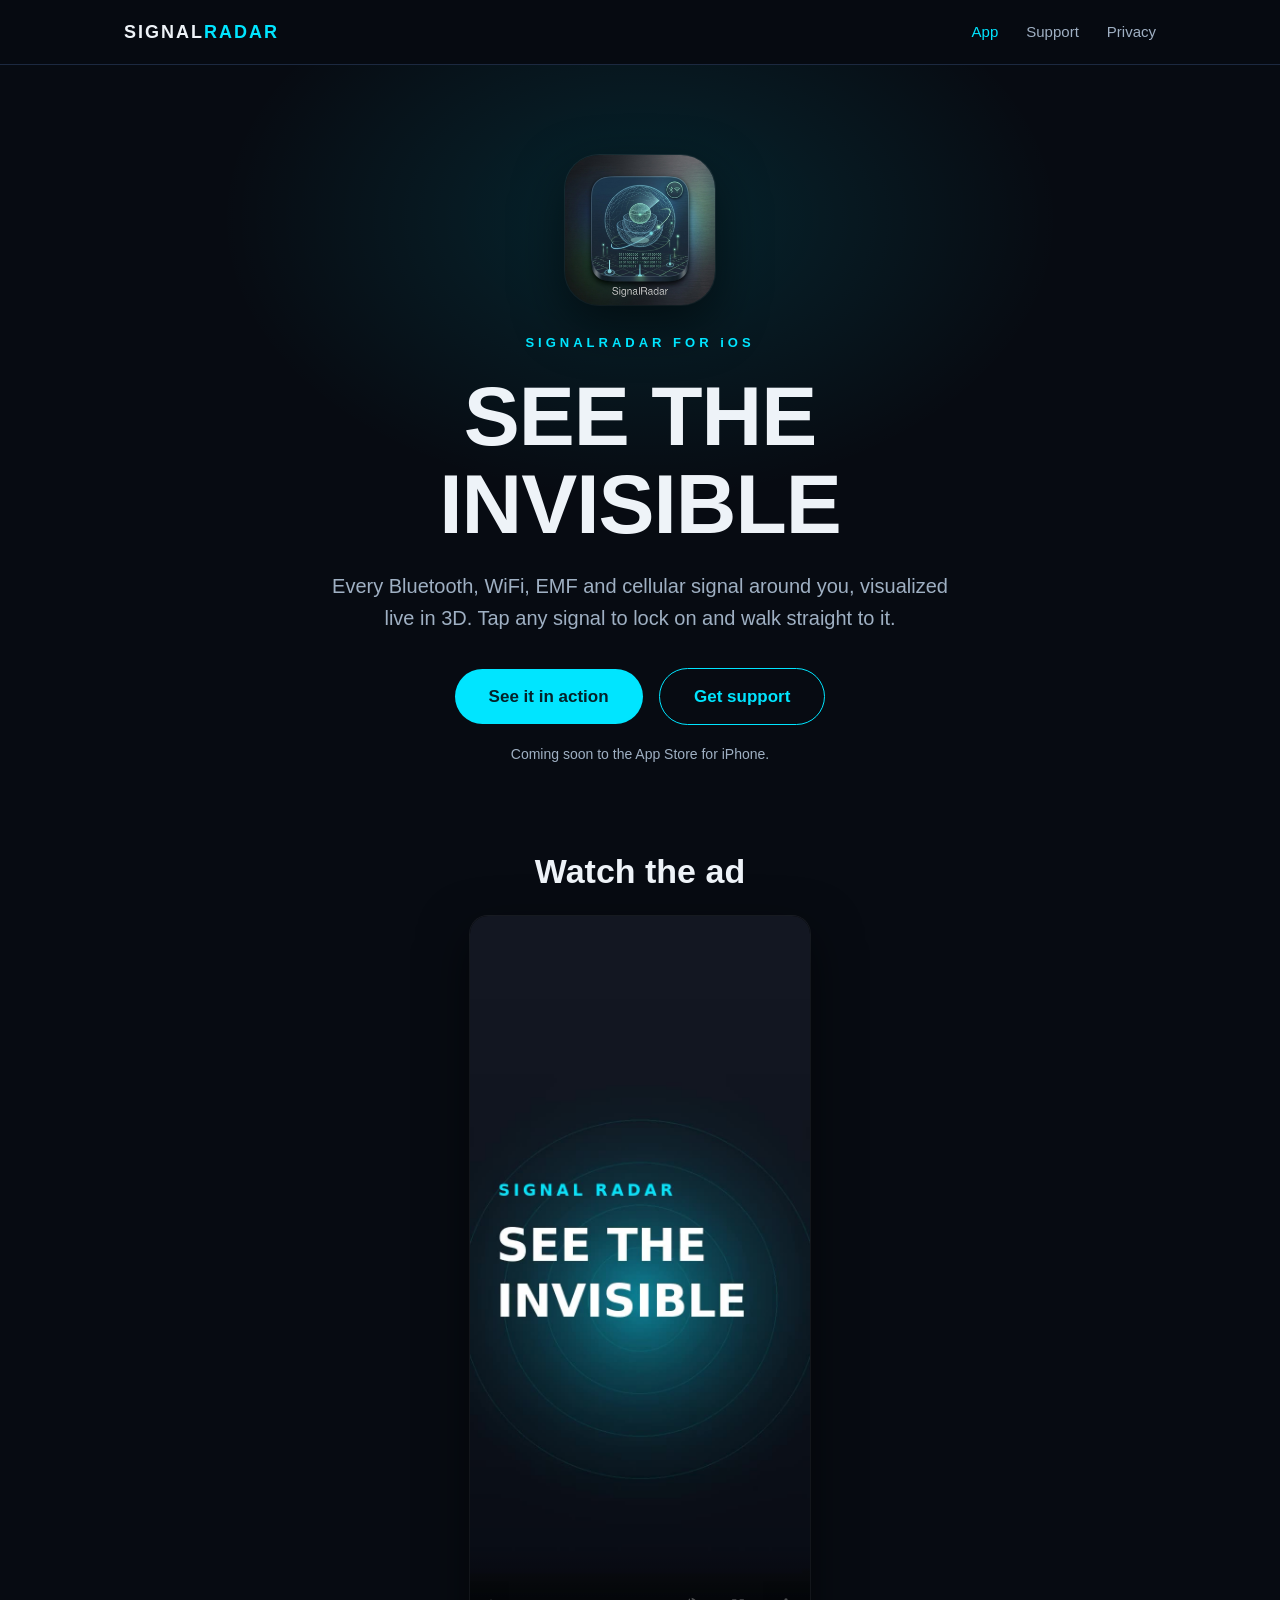
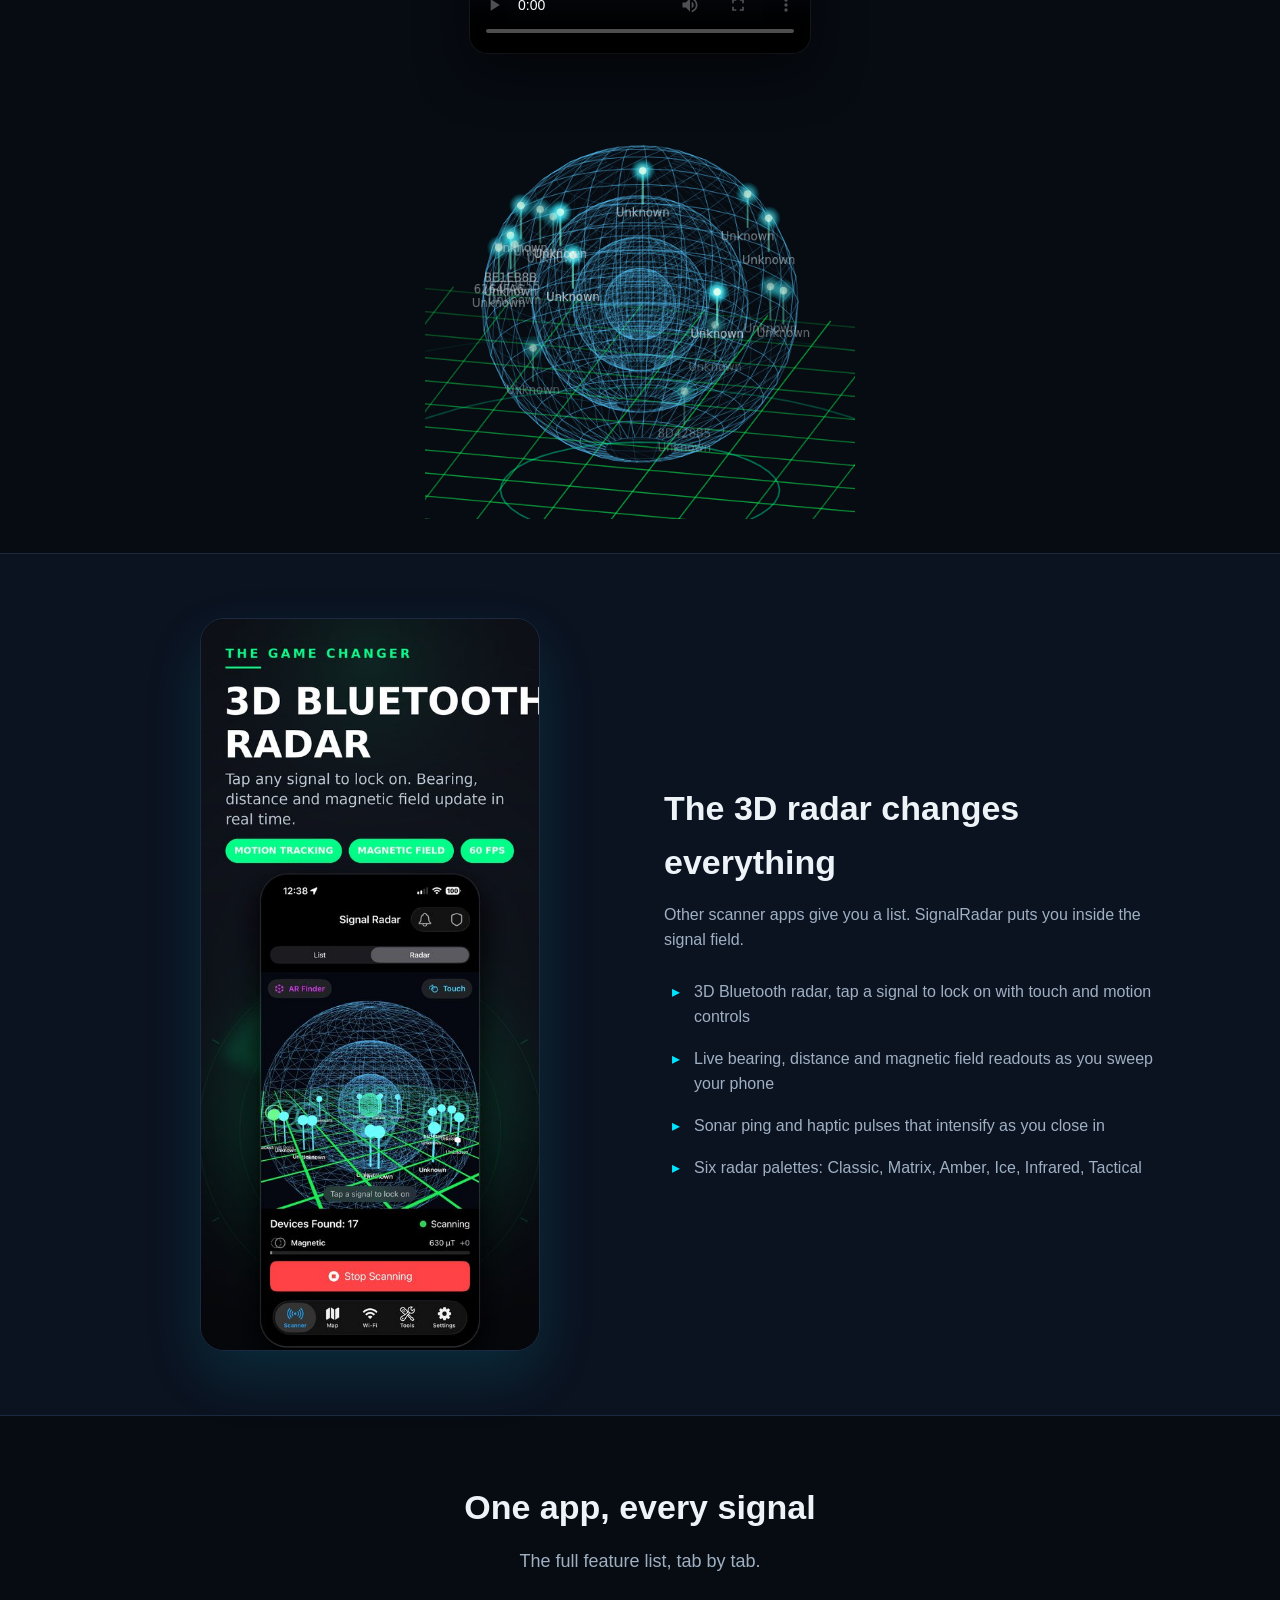
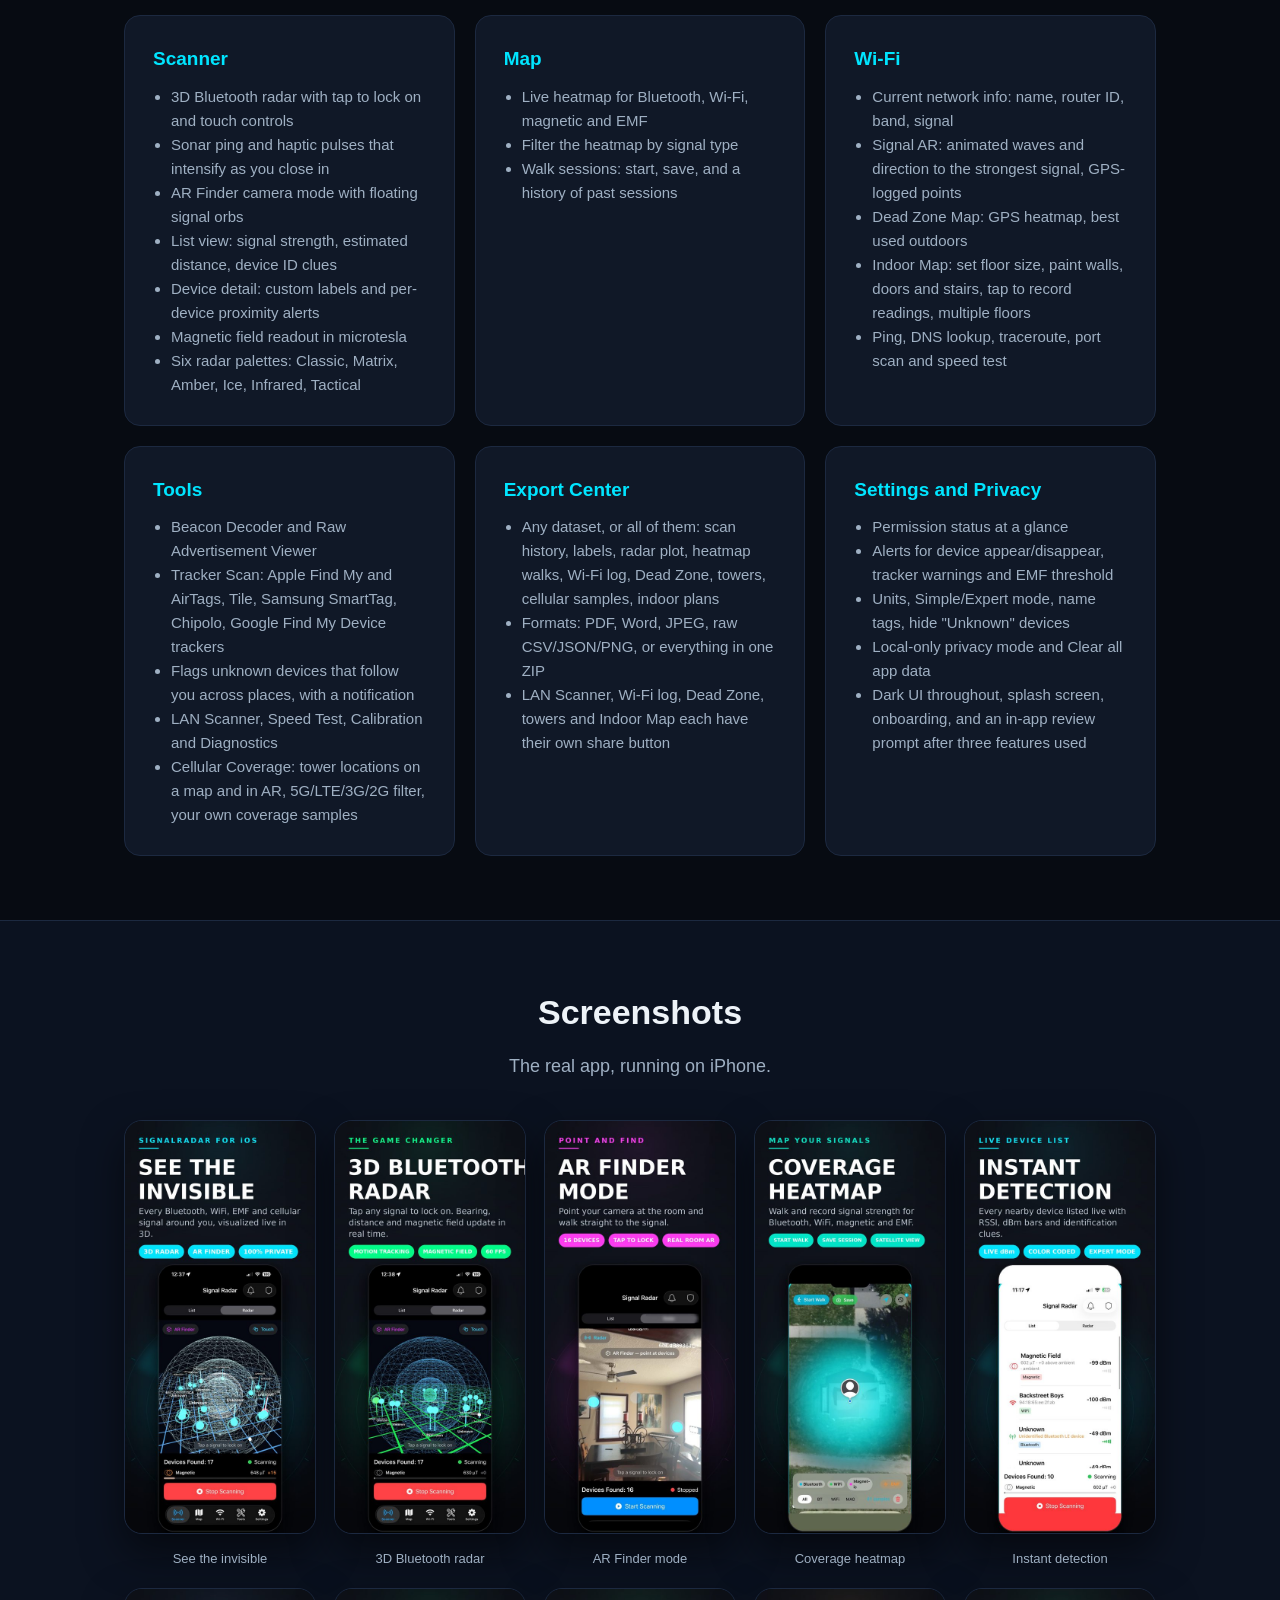
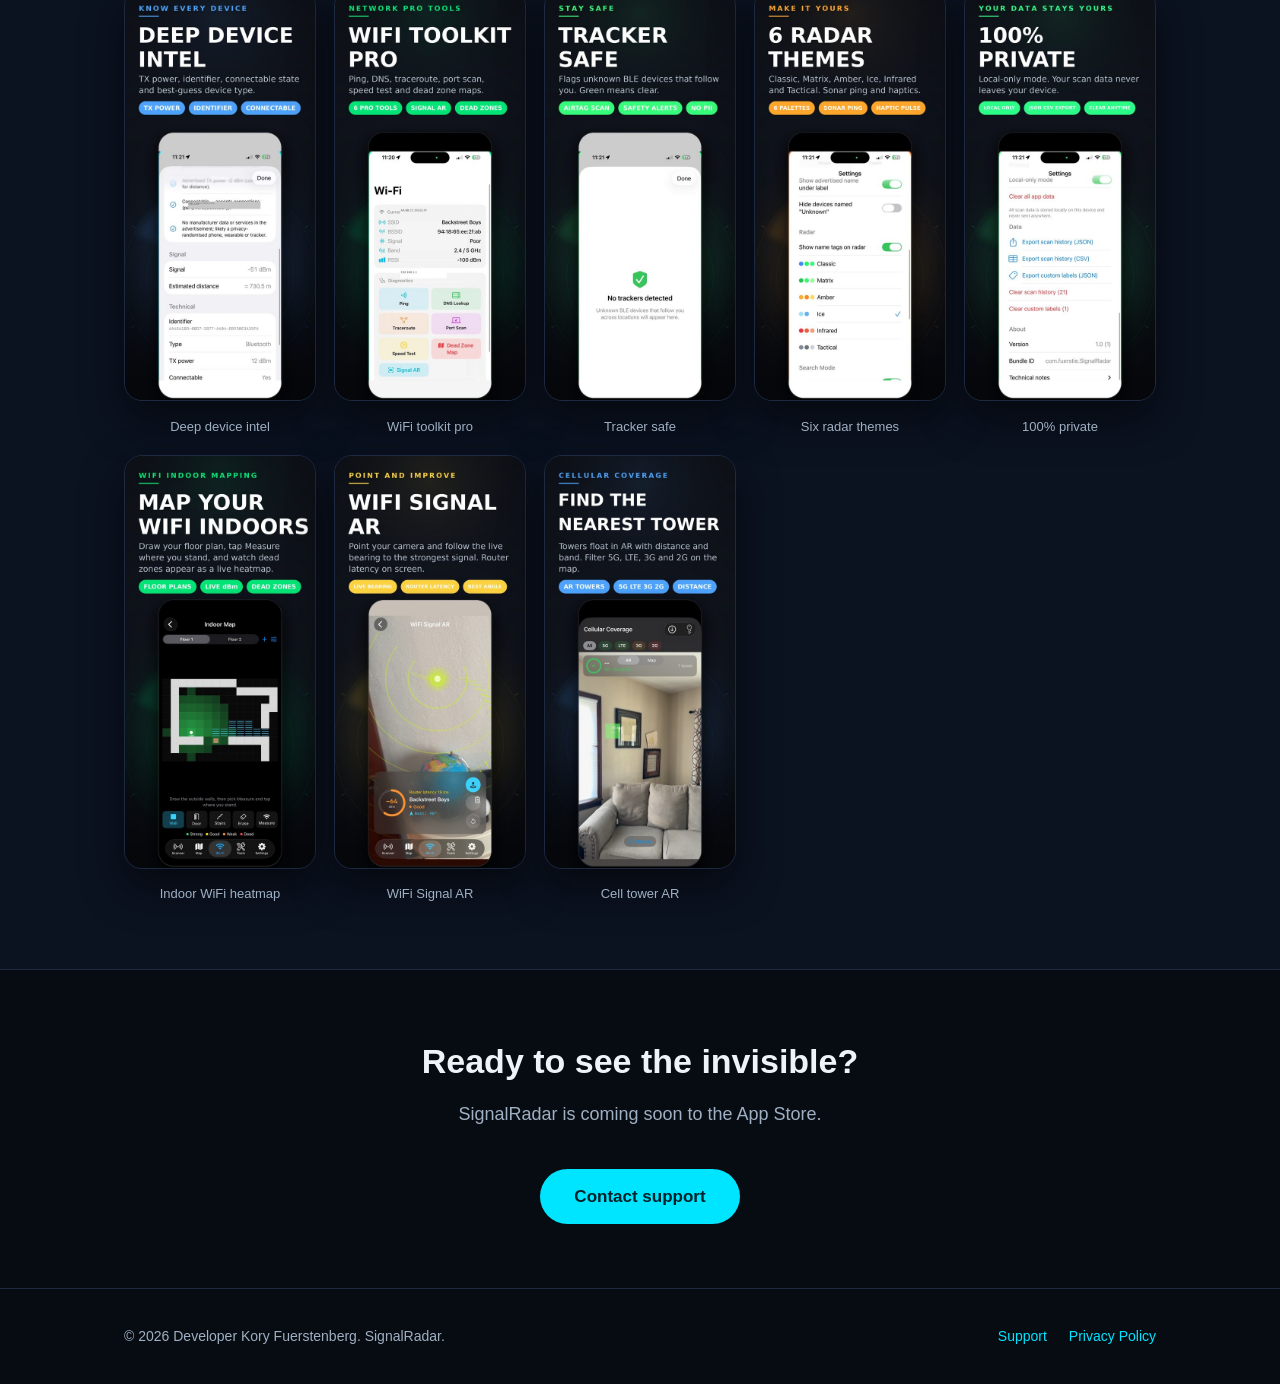
<file: index.html>
<!DOCTYPE html>
<html lang="en">
<head>
<meta charset="UTF-8">
<meta name="viewport" content="width=device-width, initial-scale=1.0">
<title>SignalRadar, See the Invisible</title>
<meta name="description" content="SignalRadar visualizes every Bluetooth, WiFi, EMF and cellular signal around you in 3D. Indoor WiFi heatmaps, AR tower finder, tracker alerts.">
<link rel="stylesheet" href="styles.css">
</head>
<body>
<nav><div class="wrap">
  <a class="brand" href="index.html">SIGNAL<span>RADAR</span></a>
  <ul>
    <li><a href="index.html" class="active">App</a></li>
    <li><a href="support.html">Support</a></li>
    <li><a href="privacy.html">Privacy</a></li>
  </ul>
</div></nav>

<header class="hero">
  <img class="app-icon" src="app-icon.jpg" alt="SignalRadar app icon">
  <div class="kicker">SIGNALRADAR FOR iOS</div>
  <h1>SEE THE<br>INVISIBLE</h1>
  <p class="sub">Every Bluetooth, WiFi, EMF and cellular signal around you, visualized live in 3D. Tap any signal to lock on and walk straight to it.</p>
  <a class="btn" href="#screenshots">See it in action</a>
  <a class="btn ghost" href="support.html">Get support</a>
  <p class="note">Coming soon to the App Store for iPhone.</p>
</header>

<section class="ad-film"><div class="wrap">
  <h2>Watch the ad</h2>
  <video class="ad-video" controls playsinline preload="metadata" poster="ad-poster.jpg" src="signalradar-ad-faststart.mp4" aria-label="SignalRadar advertisement video"></video>
</div></section>

<section class="radar-demo">
  <canvas id="radarSphere" width="560" height="560" role="img" aria-label="Animated 3D radar sphere"></canvas>
</section>

<section class="spotlight"><div class="wrap">
  <img src="screenshots/02-3d-bluetooth-radar.jpg" alt="SignalRadar 3D Bluetooth radar">
  <div>
    <h2>The 3D radar changes everything</h2>
    <p style="color:var(--muted)">Other scanner apps give you a list. SignalRadar puts you inside the signal field.</p>
    <ul>
      <li>3D Bluetooth radar, tap a signal to lock on with touch and motion controls</li>
      <li>Live bearing, distance and magnetic field readouts as you sweep your phone</li>
      <li>Sonar ping and haptic pulses that intensify as you close in</li>
      <li>Six radar palettes: Classic, Matrix, Amber, Ice, Infrared, Tactical</li>
    </ul>
  </div>
</div></section>

<section><div class="wrap">
  <h2>One app, every signal</h2>
  <p class="lead">The full feature list, tab by tab.</p>
  <div class="grid">
    <div class="card">
      <h3>Scanner</h3>
      <ul>
        <li>3D Bluetooth radar with tap to lock on and touch controls</li>
        <li>Sonar ping and haptic pulses that intensify as you close in</li>
        <li>AR Finder camera mode with floating signal orbs</li>
        <li>List view: signal strength, estimated distance, device ID clues</li>
        <li>Device detail: custom labels and per-device proximity alerts</li>
        <li>Magnetic field readout in microtesla</li>
        <li>Six radar palettes: Classic, Matrix, Amber, Ice, Infrared, Tactical</li>
      </ul>
    </div>
    <div class="card">
      <h3>Map</h3>
      <ul>
        <li>Live heatmap for Bluetooth, Wi-Fi, magnetic and EMF</li>
        <li>Filter the heatmap by signal type</li>
        <li>Walk sessions: start, save, and a history of past sessions</li>
      </ul>
    </div>
    <div class="card">
      <h3>Wi-Fi</h3>
      <ul>
        <li>Current network info: name, router ID, band, signal</li>
        <li>Signal AR: animated waves and direction to the strongest signal, GPS-logged points</li>
        <li>Dead Zone Map: GPS heatmap, best used outdoors</li>
        <li>Indoor Map: set floor size, paint walls, doors and stairs, tap to record readings, multiple floors</li>
        <li>Ping, DNS lookup, traceroute, port scan and speed test</li>
      </ul>
    </div>
    <div class="card">
      <h3>Tools</h3>
      <ul>
        <li>Beacon Decoder and Raw Advertisement Viewer</li>
        <li>Tracker Scan: Apple Find My and AirTags, Tile, Samsung SmartTag, Chipolo, Google Find My Device trackers</li>
        <li>Flags unknown devices that follow you across places, with a notification</li>
        <li>LAN Scanner, Speed Test, Calibration and Diagnostics</li>
        <li>Cellular Coverage: tower locations on a map and in AR, 5G/LTE/3G/2G filter, your own coverage samples</li>
      </ul>
    </div>
    <div class="card">
      <h3>Export Center</h3>
      <ul>
        <li>Any dataset, or all of them: scan history, labels, radar plot, heatmap walks, Wi-Fi log, Dead Zone, towers, cellular samples, indoor plans</li>
        <li>Formats: PDF, Word, JPEG, raw CSV/JSON/PNG, or everything in one ZIP</li>
        <li>LAN Scanner, Wi-Fi log, Dead Zone, towers and Indoor Map each have their own share button</li>
      </ul>
    </div>
    <div class="card">
      <h3>Settings and Privacy</h3>
      <ul>
        <li>Permission status at a glance</li>
        <li>Alerts for device appear/disappear, tracker warnings and EMF threshold</li>
        <li>Units, Simple/Expert mode, name tags, hide "Unknown" devices</li>
        <li>Local-only privacy mode and Clear all app data</li>
        <li>Dark UI throughout, splash screen, onboarding, and an in-app review prompt after three features used</li>
      </ul>
    </div>
  </div>
</div></section>

<section id="screenshots" style="background:var(--bg2);border-top:1px solid var(--line);border-bottom:1px solid var(--line);"><div class="wrap">
  <h2>Screenshots</h2>
  <p class="lead">The real app, running on iPhone.</p>
  <div class="shots">
    <figure><img src="screenshots/01-see-the-invisible.jpg" alt="See the invisible" loading="lazy"><figcaption>See the invisible</figcaption></figure>
    <figure><img src="screenshots/02-3d-bluetooth-radar.jpg" alt="3D Bluetooth radar" loading="lazy"><figcaption>3D Bluetooth radar</figcaption></figure>
    <figure><img src="screenshots/03-ar-finder-mode.jpg" alt="AR Finder mode" loading="lazy"><figcaption>AR Finder mode</figcaption></figure>
    <figure><img src="screenshots/04-coverage-heatmap.jpg" alt="Coverage heatmap" loading="lazy"><figcaption>Coverage heatmap</figcaption></figure>
    <figure><img src="screenshots/05-instant-detection.jpg" alt="Instant detection" loading="lazy"><figcaption>Instant detection</figcaption></figure>
    <figure><img src="screenshots/06-deep-device-intel.jpg" alt="Deep device intel" loading="lazy"><figcaption>Deep device intel</figcaption></figure>
    <figure><img src="screenshots/07-wifi-toolkit-pro.jpg" alt="WiFi toolkit pro" loading="lazy"><figcaption>WiFi toolkit pro</figcaption></figure>
    <figure><img src="screenshots/08-tracker-safe.jpg" alt="Tracker safe" loading="lazy"><figcaption>Tracker safe</figcaption></figure>
    <figure><img src="screenshots/09-six-radar-themes.jpg" alt="Six radar themes" loading="lazy"><figcaption>Six radar themes</figcaption></figure>
    <figure><img src="screenshots/10-100-private.jpg" alt="100 percent private" loading="lazy"><figcaption>100% private</figcaption></figure>
    <figure><img src="screenshots/11-indoor-wifi-heatmap.jpg" alt="Indoor WiFi heatmap" loading="lazy"><figcaption>Indoor WiFi heatmap</figcaption></figure>
    <figure><img src="screenshots/12-wifi-signal-ar.jpg" alt="WiFi Signal AR" loading="lazy"><figcaption>WiFi Signal AR</figcaption></figure>
    <figure><img src="screenshots/13-cell-tower-ar.jpg" alt="Cell tower AR" loading="lazy"><figcaption>Cell tower AR</figcaption></figure>
  </div>
</div></section>

<section><div class="wrap" style="text-align:center">
  <h2>Ready to see the invisible?</h2>
  <p class="lead">SignalRadar is coming soon to the App Store.</p>
  <a class="btn" href="support.html">Contact support</a>
</div></section>

<footer><div class="wrap">
  <span>© 2026 Developer Kory Fuerstenberg. SignalRadar.</span>
  <ul>
    <li><a href="support.html">Support</a></li>
    <li><a href="privacy.html">Privacy Policy</a></li>
  </ul>
</div></footer>
<script>
(function () {
  var cv = document.getElementById('radarSphere');
  if (!cv || !cv.getContext) return;
  var ctx = cv.getContext('2d');
  var W = cv.width, H = cv.height, CX = W / 2, CY = H / 2, R = W * 0.36;
  var TILT = 0.35;
  var reduceMotion = window.matchMedia && window.matchMedia('(prefers-reduced-motion: reduce)').matches;
  function project(lat, lon, spin) { return projectR(lat, lon, spin, R); }
  function projectR(lat, lon, spin, rad) {
    var x = Math.cos(lat) * Math.cos(lon + spin);
    var y = Math.sin(lat);
    var z = Math.cos(lat) * Math.sin(lon + spin);
    var y2 = y * Math.cos(TILT) - z * Math.sin(TILT);
    var z2 = y * Math.sin(TILT) + z * Math.cos(TILT);
    return [CX + x * rad, CY + y2 * rad, z2];
  }
  function emit(pts) {
    var cur = [], front = null;
    function flush() {
      if (cur.length > 1) {
        ctx.beginPath();
        ctx.moveTo(cur[0][0], cur[0][1]);
        for (var k = 1; k < cur.length; k++) ctx.lineTo(cur[k][0], cur[k][1]);
        ctx.strokeStyle = front ? 'rgba(0,229,255,0.5)' : 'rgba(0,229,255,0.14)';
        ctx.lineWidth = 1;
        ctx.stroke();
      }
      cur = [];
    }
    for (var i = 0; i < pts.length; i++) {
      var f = pts[i][2] > -0.05;
      if (front === null) front = f;
      if (f !== front) { flush(); front = f; }
      cur.push(pts[i]);
    }
    flush();
  }
  function frame(spin) {
    ctx.clearRect(0, 0, W, H);
    var SEG = 64, i, j;
    // net flooring: bright green perspective grid, spinning with the scene
    (function () {
      var GY = 1.28, EXT = 3.4, STEP = 0.42, S = R;
      function gproj(x, z) {
        var xr = x * Math.cos(spin) + z * Math.sin(spin);
        var zr = -x * Math.sin(spin) + z * Math.cos(spin);
        var y2 = GY * Math.cos(TILT) - zr * Math.sin(TILT);
        return [CX + xr * S, CY + y2 * S];
      }
      ctx.lineWidth = 1.6;
      for (var g = -EXT; g <= EXT + 0.001; g += STEP) {
        var fade = 1 - Math.abs(g) / (EXT + 0.6);
        ctx.strokeStyle = 'rgba(20,255,90,' + (0.12 + fade * 0.5).toFixed(3) + ')';
        var a = gproj(-EXT, g), b = gproj(EXT, g);
        ctx.beginPath(); ctx.moveTo(a[0], a[1]); ctx.lineTo(b[0], b[1]); ctx.stroke();
        var c = gproj(g, -EXT), d = gproj(g, EXT);
        ctx.beginPath(); ctx.moveTo(c[0], c[1]); ctx.lineTo(d[0], d[1]); ctx.stroke();
      }
      // radar ping: expanding rings on the floor, fading as they travel out
      var PULSES = 3, MAXR = 3.1, CYCLE = 2.4;
      var t = (Date.now() / 1000) % (CYCLE * 4);
      for (var p = 0; p < PULSES; p++) {
        var ph = ((t + p * (CYCLE / PULSES)) % CYCLE) / CYCLE;
        var pr = 0.25 + ph * MAXR;
        var pa = (1 - ph) * 0.55;
        ctx.strokeStyle = 'rgba(0,255,170,' + pa.toFixed(3) + ')';
        ctx.lineWidth = 2;
        ctx.beginPath();
        for (var sgm = 0; sgm <= 48; sgm++) {
          var ang = sgm / 48 * Math.PI * 2;
          var pp = gproj(Math.cos(ang) * pr, Math.sin(ang) * pr);
          if (sgm === 0) ctx.moveTo(pp[0], pp[1]); else ctx.lineTo(pp[0], pp[1]);
        }
        ctx.closePath();
        ctx.stroke();
      }
    })();
    // multiple nested pulsing mesh spheres, like the app
    (function () {
      var NLAT = 16, NLON = 30, li, m, L;
      var nowS = Date.now() / 1000;
      var layers = [1.0, 0.68, 0.44, 0.24];
      ctx.lineWidth = 1;
      for (L = 0; L < layers.length; L++) {
        var pulse = 1 + 0.035 * Math.sin(nowS * 2.2 + L * 1.4);
        var LR = R * layers[L] * pulse;
        var lspin = spin * (1 + L * 0.12);
        for (li = 0; li < NLAT; li++) {
          var la0 = -1.35 + li * (2.7 / NLAT);
          var la1 = -1.35 + (li + 1) * (2.7 / NLAT);
          for (m = 0; m < NLON; m++) {
            var lo0 = m / NLON * Math.PI * 2;
            var lo1 = (m + 1) / NLON * Math.PI * 2;
            var p00 = projectR(la0, lo0, lspin, LR), p10 = projectR(la1, lo0, lspin, LR);
            var p01 = projectR(la0, lo1, lspin, LR), p11 = projectR(la1, lo1, lspin, LR);
            var front = (p00[2] + p10[2] + p01[2] + p11[2]) / 4 > -0.05;
            var baseA = 0.34 - L * 0.05;
            ctx.strokeStyle = front ? 'rgba(90,200,255,' + baseA.toFixed(2) + ')' : 'rgba(90,200,255,0.10)';
            ctx.beginPath();
            ctx.moveTo(p00[0], p00[1]); ctx.lineTo(p10[0], p10[1]); ctx.lineTo(p11[0], p11[1]);
            ctx.moveTo(p00[0], p00[1]); ctx.lineTo(p01[0], p01[1]); ctx.lineTo(p11[0], p11[1]);
            ctx.moveTo(p00[0], p00[1]); ctx.lineTo(p11[0], p11[1]);
            ctx.stroke();
          }
        }
      }
    })();
    // signal nodes like the app: glowing orbs with drop stems on the sphere
    ctx.textAlign = 'center';
    for (var b = 0; b < signals.length; b++) {
      var sp = project(signals[b][0], signals[b][1], spin);
      var depth = (sp[2] + 1) / 2; // 0 back, 1 front
      var a = 0.3 + depth * 0.7;
      var sx = sp[0], sy = sp[1];
      var stemLen = 44;
      // stem
      ctx.strokeStyle = 'rgba(120,255,220,' + (a * 0.75).toFixed(2) + ')';
      ctx.lineWidth = 2.5;
      ctx.beginPath();
      ctx.moveTo(sx, sy);
      ctx.lineTo(sx, sy + stemLen);
      ctx.stroke();
      // glow
      var g = ctx.createRadialGradient(sx, sy, 0, sx, sy, 16);
      g.addColorStop(0, 'rgba(160,255,220,' + a.toFixed(2) + ')');
      g.addColorStop(0.45, 'rgba(80,240,255,' + (a * 0.85).toFixed(2) + ')');
      g.addColorStop(1, 'rgba(0,229,255,0)');
      ctx.fillStyle = g;
      ctx.beginPath();
      ctx.arc(sx, sy, 16, 0, Math.PI * 2);
      ctx.fill();
      // core
      ctx.fillStyle = 'rgba(220,255,240,' + a.toFixed(2) + ')';
      ctx.beginPath();
      ctx.arc(sx, sy, 5, 0, Math.PI * 2);
      ctx.fill();
      // label
      if (signals[b][2]) {
        ctx.fillStyle = 'rgba(200,215,220,' + (a * 0.95).toFixed(2) + ')';
        ctx.font = '15px system-ui, sans-serif';
        var lines = signals[b][2].split('\n');
        for (var ln = 0; ln < lines.length; ln++) {
          ctx.fillText(lines[ln], sx, sy + stemLen + 16 + ln * 18);
        }
      }
    }
  }
  // signals clustered around the lower hemisphere (lat, lon, label)
  var signals = [];
  (function () {
    var seed = 21;
    function rnd() { seed = (seed * 1103515245 + 12345) & 0x7fffffff; return seed / 0x7fffffff; }
    var hex = '0123456789ABCDEF';
    function hexid(n) { var s = ''; for (var k = 0; k < n; k++) s += hex[(rnd() * 16) | 0]; return s; }
    for (var k = 0; k < 17; k++) {
      var lat = -0.95 + rnd() * 1.25;
      var lon = rnd() * Math.PI * 2;
      var label = 'Unknown';
      if (k % 4 === 1) label = hexid(7) + '\nUnknown';
      signals.push([lat, lon, label]);
    }
  })();
  if (reduceMotion) { frame(0.7); return; }
  function loop(now) {
    frame(now * 0.0001);
    requestAnimationFrame(loop);
  }
  requestAnimationFrame(loop);
})();
</script>
</body>
</html>
</file>
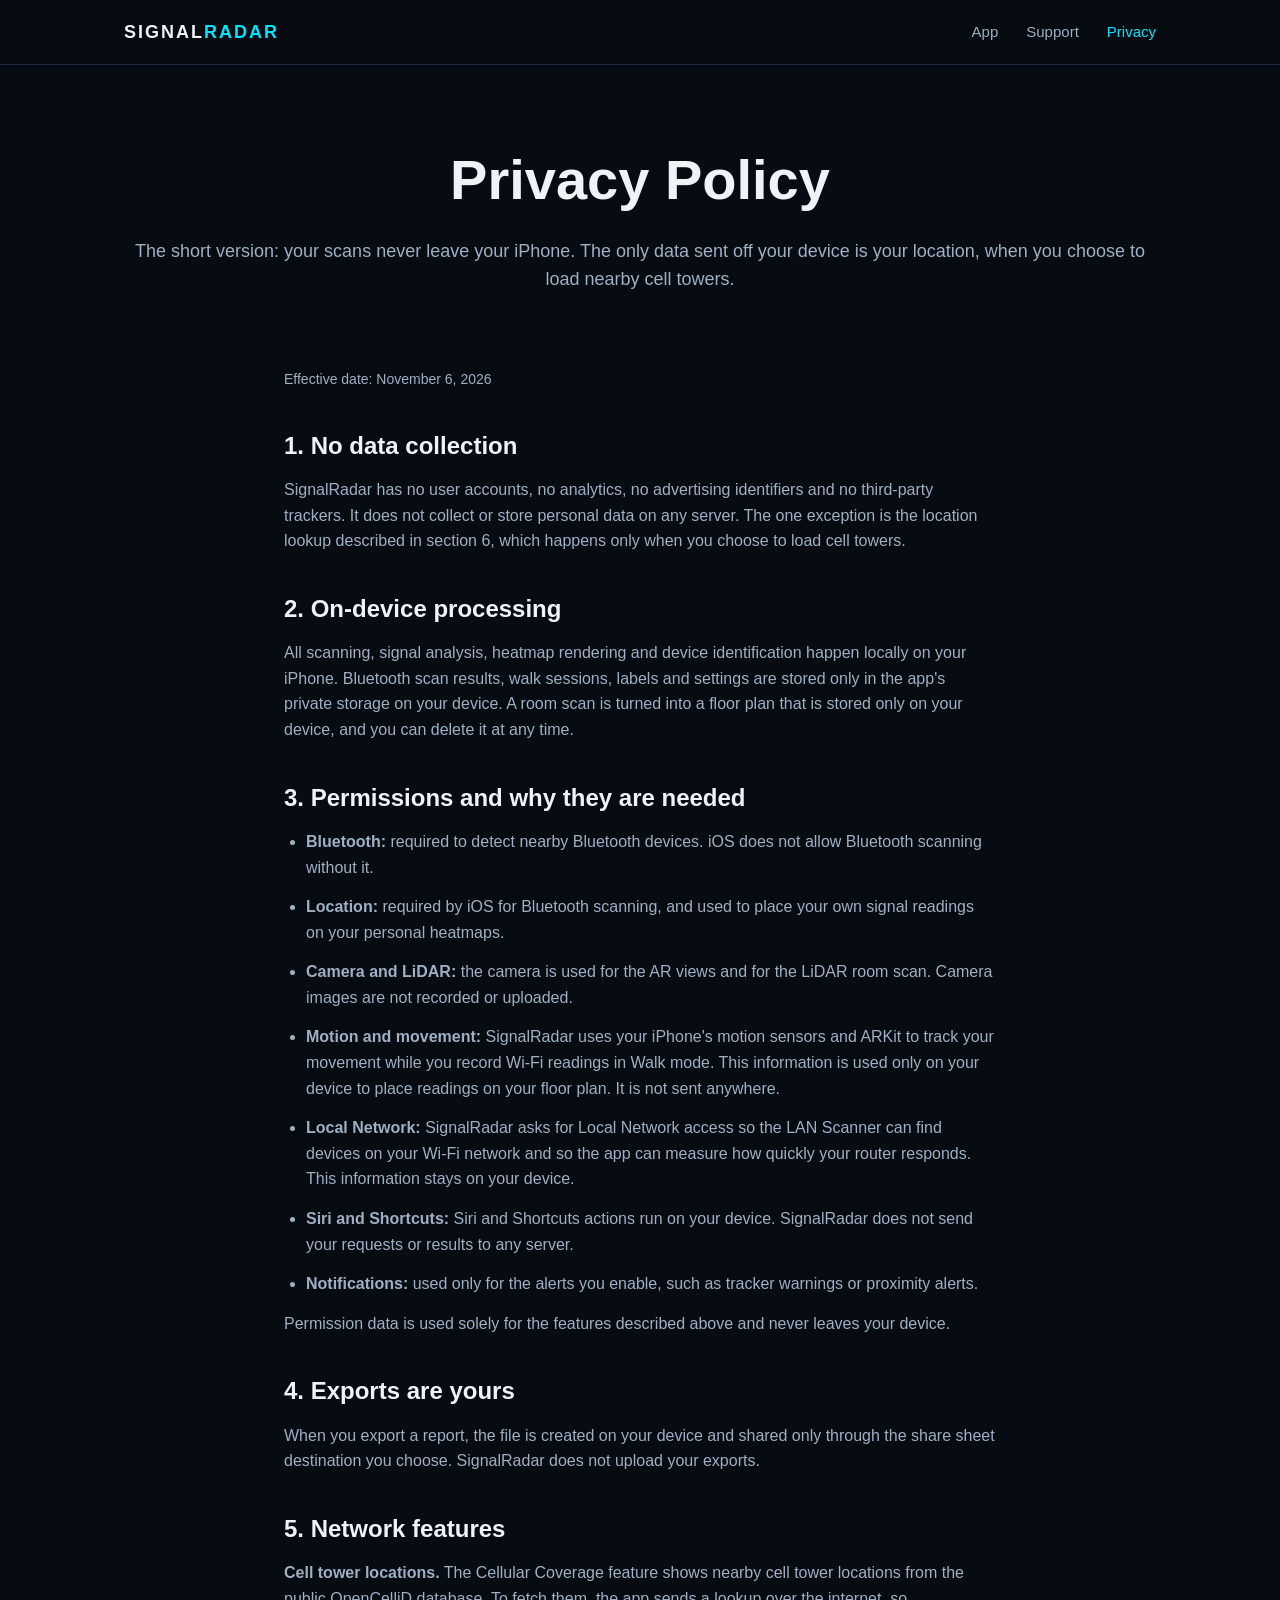
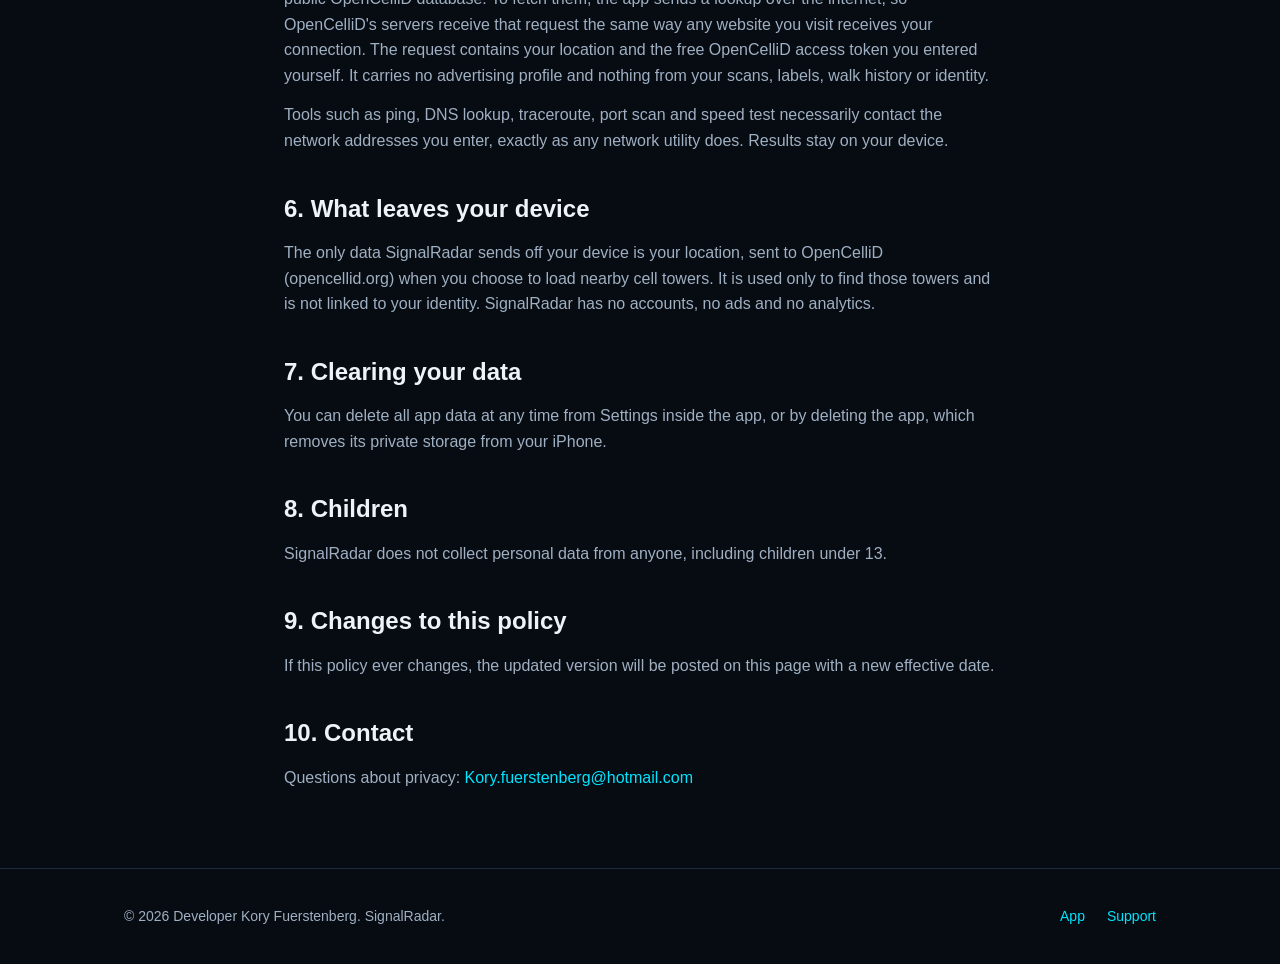
<file: privacy.html>
<!DOCTYPE html>
<html lang="en">
<head>
<meta charset="UTF-8">
<meta name="viewport" content="width=device-width, initial-scale=1.0">
<title>SignalRadar Privacy Policy</title>
<meta name="description" content="SignalRadar privacy policy: your scans never leave your device, location is sent only for cell tower lookups you choose.">
<link rel="stylesheet" href="styles.css">
</head>
<body>
<nav><div class="wrap">
  <a class="brand" href="index.html">SIGNAL<span>RADAR</span></a>
  <ul>
    <li><a href="index.html">App</a></li>
    <li><a href="support.html">Support</a></li>
    <li><a href="privacy.html" class="active">Privacy</a></li>
  </ul>
</div></nav>

<div class="page-head wrap">
  <h1>Privacy Policy</h1>
  <p>The short version: your scans never leave your iPhone. The only data sent off your device is your location, when you choose to load nearby cell towers.</p>
</div>

<section><div class="wrap prose">
  <p class="updated">Effective date: November 6, 2026</p>

  <h2>1. No data collection</h2>
  <p>SignalRadar has no user accounts, no analytics, no advertising identifiers and no third-party trackers. It does not collect or store personal data on any server. The one exception is the location lookup described in section 6, which happens only when you choose to load cell towers.</p>

  <h2>2. On-device processing</h2>
  <p>All scanning, signal analysis, heatmap rendering and device identification happen locally on your iPhone. Bluetooth scan results, walk sessions, labels and settings are stored only in the app's private storage on your device. A room scan is turned into a floor plan that is stored only on your device, and you can delete it at any time.</p>

  <h2>3. Permissions and why they are needed</h2>
  <ul>
    <li><strong>Bluetooth:</strong> required to detect nearby Bluetooth devices. iOS does not allow Bluetooth scanning without it.</li>
    <li><strong>Location:</strong> required by iOS for Bluetooth scanning, and used to place your own signal readings on your personal heatmaps.</li>
    <li><strong>Camera and LiDAR:</strong> the camera is used for the AR views and for the LiDAR room scan. Camera images are not recorded or uploaded.</li>
    <li><strong>Motion and movement:</strong> SignalRadar uses your iPhone's motion sensors and ARKit to track your movement while you record Wi-Fi readings in Walk mode. This information is used only on your device to place readings on your floor plan. It is not sent anywhere.</li>
    <li><strong>Local Network:</strong> SignalRadar asks for Local Network access so the LAN Scanner can find devices on your Wi-Fi network and so the app can measure how quickly your router responds. This information stays on your device.</li>
    <li><strong>Siri and Shortcuts:</strong> Siri and Shortcuts actions run on your device. SignalRadar does not send your requests or results to any server.</li>
    <li><strong>Notifications:</strong> used only for the alerts you enable, such as tracker warnings or proximity alerts.</li>
  </ul>
  <p>Permission data is used solely for the features described above and never leaves your device.</p>

  <h2>4. Exports are yours</h2>
  <p>When you export a report, the file is created on your device and shared only through the share sheet destination you choose. SignalRadar does not upload your exports.</p>

  <h2>5. Network features</h2>
  <p><strong>Cell tower locations.</strong> The Cellular Coverage feature shows nearby cell tower locations from the public OpenCelliD database. To fetch them, the app sends a lookup over the internet, so OpenCelliD's servers receive that request the same way any website you visit receives your connection. The request contains your location and the free OpenCelliD access token you entered yourself. It carries no advertising profile and nothing from your scans, labels, walk history or identity.</p>
  <p>Tools such as ping, DNS lookup, traceroute, port scan and speed test necessarily contact the network addresses you enter, exactly as any network utility does. Results stay on your device.</p>

  <h2>6. What leaves your device</h2>
  <p>The only data SignalRadar sends off your device is your location, sent to OpenCelliD (opencellid.org) when you choose to load nearby cell towers. It is used only to find those towers and is not linked to your identity. SignalRadar has no accounts, no ads and no analytics.</p>

  <h2>7. Clearing your data</h2>
  <p>You can delete all app data at any time from Settings inside the app, or by deleting the app, which removes its private storage from your iPhone.</p>

  <h2>8. Children</h2>
  <p>SignalRadar does not collect personal data from anyone, including children under 13.</p>

  <h2>9. Changes to this policy</h2>
  <p>If this policy ever changes, the updated version will be posted on this page with a new effective date.</p>

  <h2>10. Contact</h2>
  <p>Questions about privacy: <a href="mailto:Kory.fuerstenberg@hotmail.com">Kory.fuerstenberg@hotmail.com</a></p>
</div></section>

<footer><div class="wrap">
  <span>© 2026 Developer Kory Fuerstenberg. SignalRadar.</span>
  <ul>
    <li><a href="index.html">App</a></li>
    <li><a href="support.html">Support</a></li>
  </ul>
</div></footer>
</body>
</html>
</file>
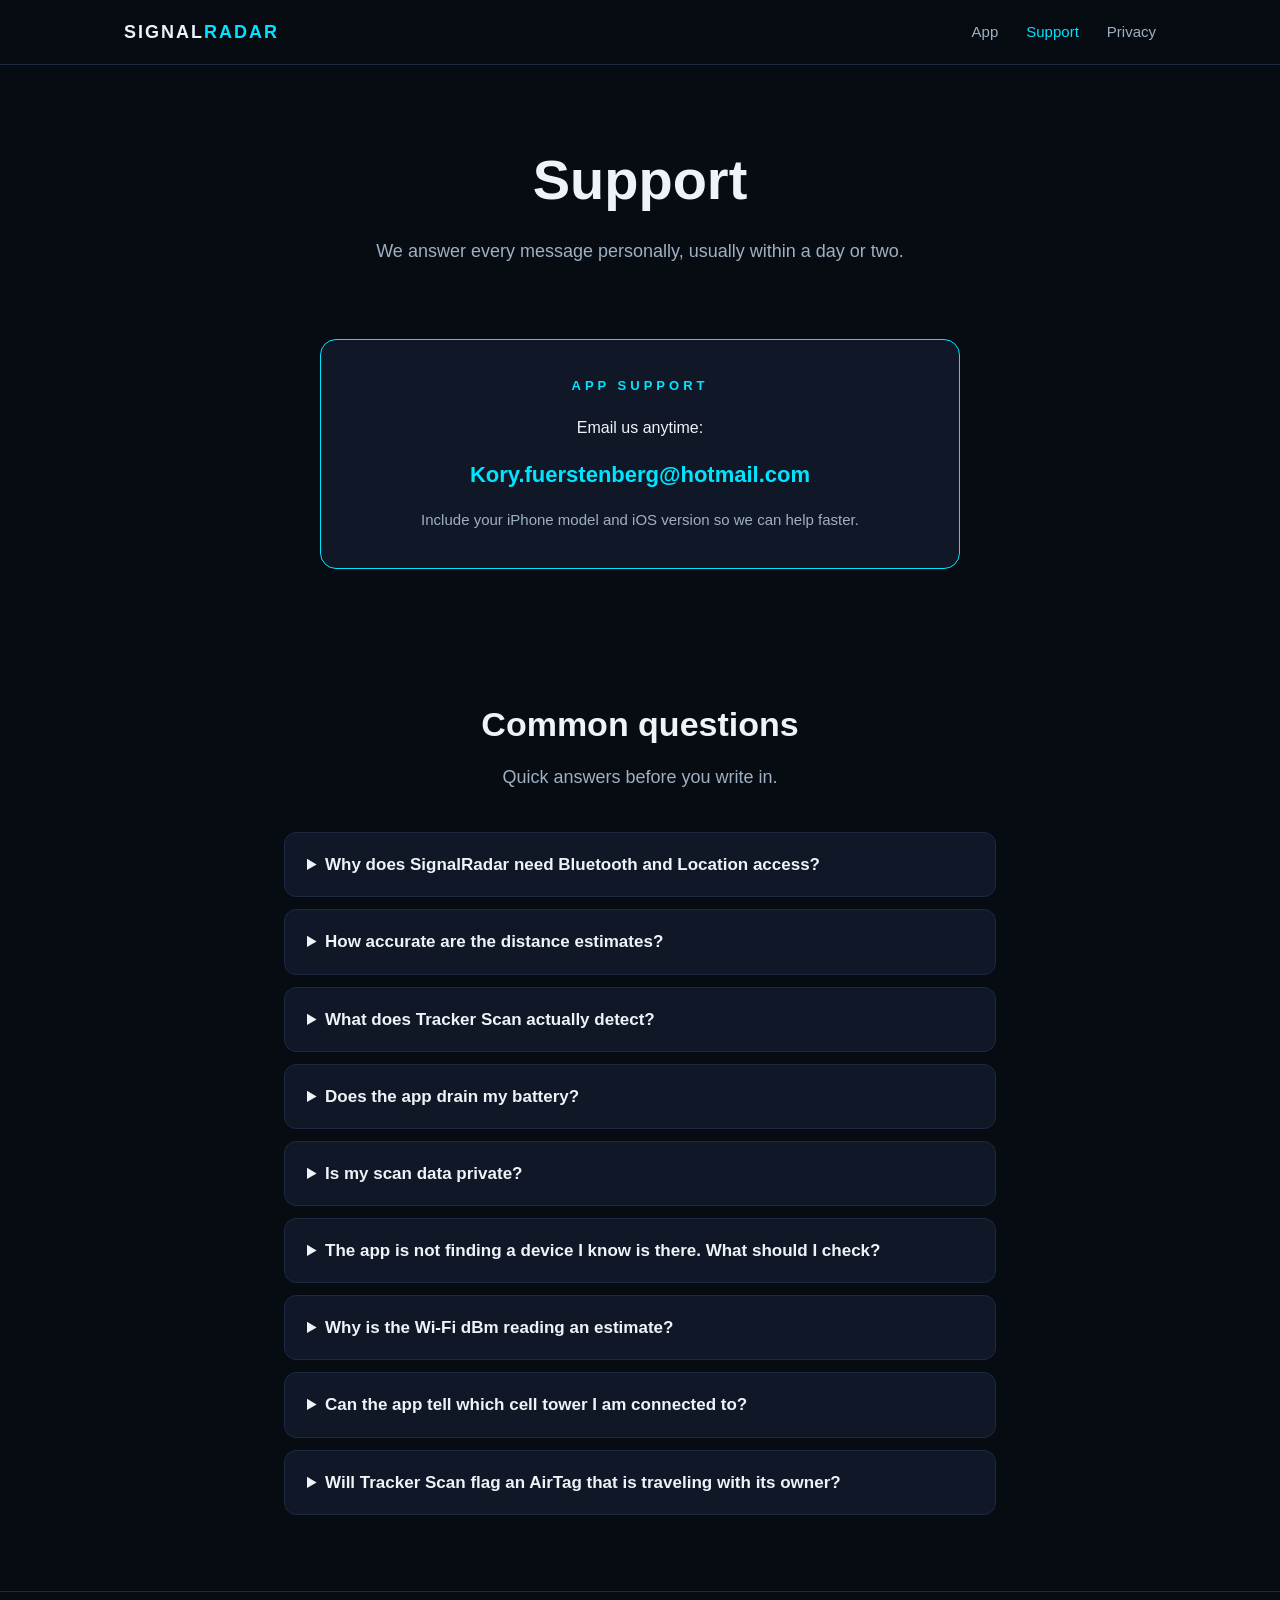
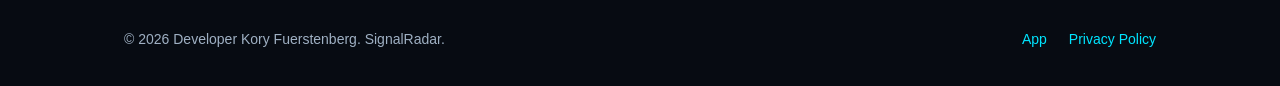
<file: support.html>
<!DOCTYPE html>
<html lang="en">
<head>
<meta charset="UTF-8">
<meta name="viewport" content="width=device-width, initial-scale=1.0">
<title>SignalRadar Support</title>
<meta name="description" content="Get help with SignalRadar: contact support and browse answers to common questions.">
<link rel="stylesheet" href="styles.css">
</head>
<body>
<nav><div class="wrap">
  <a class="brand" href="index.html">SIGNAL<span>RADAR</span></a>
  <ul>
    <li><a href="index.html">App</a></li>
    <li><a href="support.html" class="active">Support</a></li>
    <li><a href="privacy.html">Privacy</a></li>
  </ul>
</div></nav>

<div class="page-head wrap">
  <h1>Support</h1>
  <p>We answer every message personally, usually within a day or two.</p>
</div>

<section><div class="wrap">
  <div class="contact-box">
    <div class="kicker">APP SUPPORT</div>
    <p style="margin:16px 0">Email us anytime:</p>
    <a class="email" href="mailto:Kory.fuerstenberg@hotmail.com">Kory.fuerstenberg@hotmail.com</a>
    <p style="color:var(--muted);margin-top:16px;font-size:15px">Include your iPhone model and iOS version so we can help faster.</p>
  </div>
</div></section>

<section><div class="wrap faq" style="max-width:760px">
  <h2>Common questions</h2>
  <p class="lead">Quick answers before you write in.</p>

  <details>
    <summary>Why does SignalRadar need Bluetooth and Location access?</summary>
    <p>Bluetooth access is how the app detects nearby devices, and iOS requires Location permission for Bluetooth scanning. Your location is used only to place signal readings on your own heatmaps. Nothing is uploaded anywhere.</p>
  </details>

  <details>
    <summary>How accurate are the distance estimates?</summary>
    <p>Distances are estimated from signal strength (RSSI), which varies with walls, interference and how each device transmits. Treat them as a guide for getting warmer or colder, and use the AR Finder plus the sonar ping to home in precisely.</p>
  </details>

  <details>
    <summary>What does Tracker Scan actually detect?</summary>
    <p>It watches for unknown Bluetooth Low Energy devices, such as item trackers, that appear to be moving with you over time. If one is flagged, check your belongings, car and bags. Green means no follower was found.</p>
  </details>

  <details>
    <summary>Does the app drain my battery?</summary>
    <p>Continuous Bluetooth scanning does use extra power, like any scanner app. Stopping the scan when you are done keeps usage minimal. The app never scans in the background without telling you.</p>
  </details>

  <details>
    <summary>Is my scan data private?</summary>
    <p>Yes. Everything is processed on your iPhone. There is no account, no analytics and no tracking. Local-only mode is the default, and you can wipe all app data from Settings at any time. Exports only happen when you tap export.</p>
  </details>

  <details>
    <summary>The app is not finding a device I know is there. What should I check?</summary>
    <p>Make sure Bluetooth is on, the app has Bluetooth and Location permission in iOS Settings, and the other device is powered and advertising. Some devices only broadcast intermittently, so give it 30 seconds. A restart of the scan also helps.</p>
  </details>

  <details>
    <summary>Why is the Wi-Fi dBm reading an estimate?</summary>
    <p>iOS reports 0 for Wi-Fi signal strength to apps, so SignalRadar estimates dBm from your router's response time instead. It is accurate enough to compare spots and find dead zones, but it is not a lab-grade measurement.</p>
  </details>

  <details>
    <summary>Can the app tell which cell tower I am connected to?</summary>
    <p>No. iOS does not tell apps which tower you are connected to. Tower locations come from the OpenCelliD database, and the coverage map is built from your own samples as you move around.</p>
  </details>

  <details>
    <summary>Will Tracker Scan flag an AirTag that is traveling with its owner?</summary>
    <p>An AirTag near its owner's iPhone stays invisible on iOS, so the app cannot see it either. Tracker Scan looks for unknown devices that appear to be moving with <em>you</em> across different places, which is the pattern that matters for your safety.</p>
  </details>
</div></section>

<footer><div class="wrap">
  <span>© 2026 Developer Kory Fuerstenberg. SignalRadar.</span>
  <ul>
    <li><a href="index.html">App</a></li>
    <li><a href="privacy.html">Privacy Policy</a></li>
  </ul>
</div></footer>
</body>
</html>
</file>
<file: styles.css>
:root {
  --bg: #070b12;
  --bg2: #0b1220;
  --card: #101827;
  --cyan: #00e5ff;
  --text: #eef3f8;
  --muted: #9fb0c3;
  --line: #1c2940;
}
* { box-sizing: border-box; margin: 0; padding: 0; }
body {
  background: var(--bg);
  color: var(--text);
  font-family: -apple-system, BlinkMacSystemFont, "Segoe UI", Roboto, Helvetica, Arial, sans-serif;
  line-height: 1.6;
}
a { color: var(--cyan); text-decoration: none; }
a:hover { text-decoration: underline; }
.wrap { max-width: 1080px; margin: 0 auto; padding: 0 24px; }

/* nav */
nav { border-bottom: 1px solid var(--line); background: rgba(7,11,18,.9); position: sticky; top: 0; z-index: 10; }
nav .wrap { display: flex; align-items: center; justify-content: space-between; height: 64px; }
.brand { font-weight: 800; letter-spacing: 2px; font-size: 18px; color: var(--text); }
.brand span { color: var(--cyan); }
nav ul { display: flex; gap: 28px; list-style: none; }
nav ul a { color: var(--muted); font-size: 15px; }
nav ul a:hover, nav ul a.active { color: var(--cyan); }

/* hero */
.hero {
  text-align: center;
  padding: 90px 24px 70px;
  background:
    radial-gradient(600px 400px at 50% 20%, rgba(0,229,255,.12), transparent 70%),
    var(--bg);
}
.kicker { color: var(--cyan); letter-spacing: 4px; font-size: 13px; font-weight: 700; margin-bottom: 18px; }
.app-icon { width: 150px; height: 150px; border-radius: 34px; display: block; margin: 0 auto 28px; box-shadow: 0 18px 50px rgba(0,0,0,.55), 0 0 0 1px rgba(255,255,255,.08); }
.radar-demo { text-align: center; padding: 6px 20px 34px; }
#radarSphere { width: min(80vw, 430px); height: auto; display: block; margin: 0 auto; }
.demo-cap { color: var(--muted); font-size: 13px; letter-spacing: 3px; text-transform: uppercase; margin: 4px 0 0; }
.ad-film { text-align: center; padding: 8px 20px 30px; }
.ad-film h2 { margin-bottom: 18px; }
.ad-video { width: min(78vw, 340px); height: auto; border-radius: 18px; display: block; margin: 0 auto; box-shadow: 0 18px 50px rgba(0,0,0,.55), 0 0 0 1px rgba(255,255,255,.08); background: #000; }
.hero h1 { font-size: clamp(44px, 7vw, 84px); line-height: 1.05; font-weight: 800; letter-spacing: -1px; }
.hero p.sub { color: var(--muted); font-size: 20px; max-width: 640px; margin: 22px auto 34px; }
.btn {
  display: inline-block; background: var(--cyan); color: #04222a;
  font-weight: 700; padding: 14px 34px; border-radius: 999px; font-size: 17px;
}
.btn:hover { text-decoration: none; filter: brightness(1.1); }
.btn.ghost { background: transparent; color: var(--cyan); border: 1px solid var(--cyan); margin-left: 12px; }
.hero .note { margin-top: 18px; color: var(--muted); font-size: 14px; }

/* sections */
section { padding: 64px 0; }
section h2 { font-size: 34px; font-weight: 800; margin-bottom: 12px; text-align: center; }
section p.lead { color: var(--muted); text-align: center; max-width: 680px; margin: 0 auto 40px; font-size: 18px; }

/* feature grid */
.grid { display: grid; grid-template-columns: repeat(auto-fit, minmax(280px, 1fr)); gap: 20px; }
.card {
  background: var(--card); border: 1px solid var(--line); border-radius: 16px;
  padding: 28px; transition: border-color .2s;
}
.card:hover { border-color: var(--cyan); }
.card h3 { font-size: 19px; margin-bottom: 10px; color: var(--cyan); }
.card p, .card li { color: var(--muted); font-size: 15px; }
.card ul { padding-left: 18px; }

/* screenshots */
.shots { display: grid; grid-template-columns: repeat(auto-fit, minmax(180px, 1fr)); gap: 18px; }
.shots img {
  width: 100%; border-radius: 18px; border: 1px solid var(--line);
  box-shadow: 0 18px 40px rgba(0,0,0,.5);
}
.shots figure { margin: 0; }
.shots figcaption { text-align: center; color: var(--muted); font-size: 13px; margin-top: 8px; }

/* spotlight */
.spotlight { background: var(--bg2); border-top: 1px solid var(--line); border-bottom: 1px solid var(--line); }
.spotlight .wrap { display: grid; grid-template-columns: 1fr 1fr; gap: 48px; align-items: center; }
.spotlight img { width: 100%; max-width: 340px; border-radius: 24px; border: 1px solid var(--line); justify-self: center;
  box-shadow: 0 24px 60px rgba(0,229,255,.12); }
.spotlight h2 { text-align: left; }
.spotlight ul { list-style: none; margin-top: 18px; }
.spotlight li { padding: 8px 0 8px 30px; position: relative; color: var(--muted); }
.spotlight li::before { content: "▸"; color: var(--cyan); position: absolute; left: 8px; }

/* faq */
.faq details { background: var(--card); border: 1px solid var(--line); border-radius: 12px; padding: 18px 22px; margin-bottom: 12px; }
.faq summary { font-weight: 700; cursor: pointer; font-size: 17px; }
.faq details p { color: var(--muted); margin-top: 10px; font-size: 15px; }

/* contact box */
.contact-box {
  background: var(--card); border: 1px solid var(--cyan); border-radius: 16px;
  padding: 36px; text-align: center; max-width: 640px; margin: 0 auto;
}
.contact-box .email { font-size: 22px; font-weight: 700; }

/* prose (privacy) */
.prose { max-width: 760px; margin: 0 auto; }
.prose h2 { text-align: left; margin: 36px 0 12px; font-size: 24px; }
.prose p, .prose li { color: var(--muted); margin-bottom: 14px; font-size: 16px; }
.prose ul { padding-left: 22px; }
.prose .updated { color: var(--muted); font-size: 14px; margin-bottom: 8px; }
.page-head { padding: 70px 24px 10px; text-align: center; }
.page-head h1 { font-size: clamp(36px, 5vw, 56px); font-weight: 800; }
.page-head p { color: var(--muted); margin-top: 12px; font-size: 18px; }

footer { border-top: 1px solid var(--line); padding: 36px 0; color: var(--muted); font-size: 14px; }
footer .wrap { display: flex; justify-content: space-between; flex-wrap: wrap; gap: 16px; }
footer ul { display: flex; gap: 22px; list-style: none; }

@media (max-width: 720px) {
  .spotlight .wrap { grid-template-columns: 1fr; }
  .spotlight h2 { text-align: center; }
  nav ul { gap: 16px; }
}
</file>
